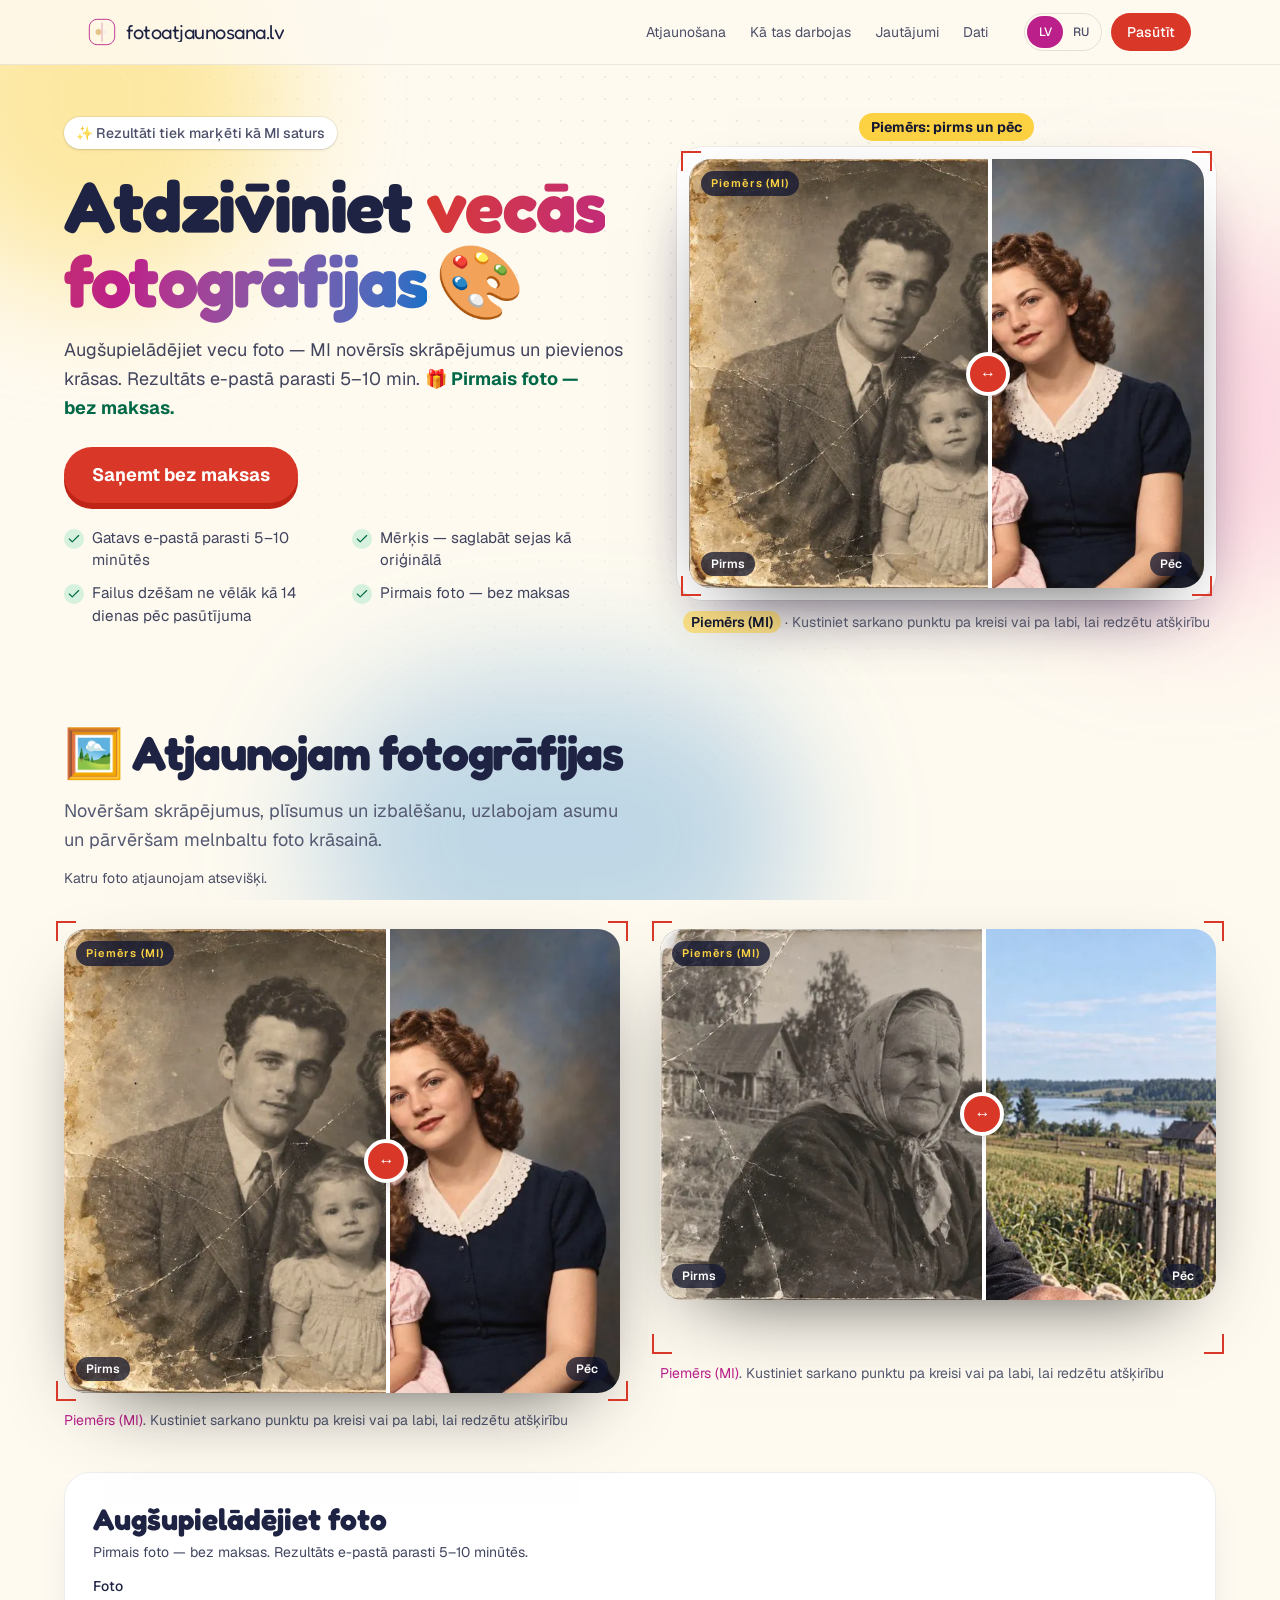
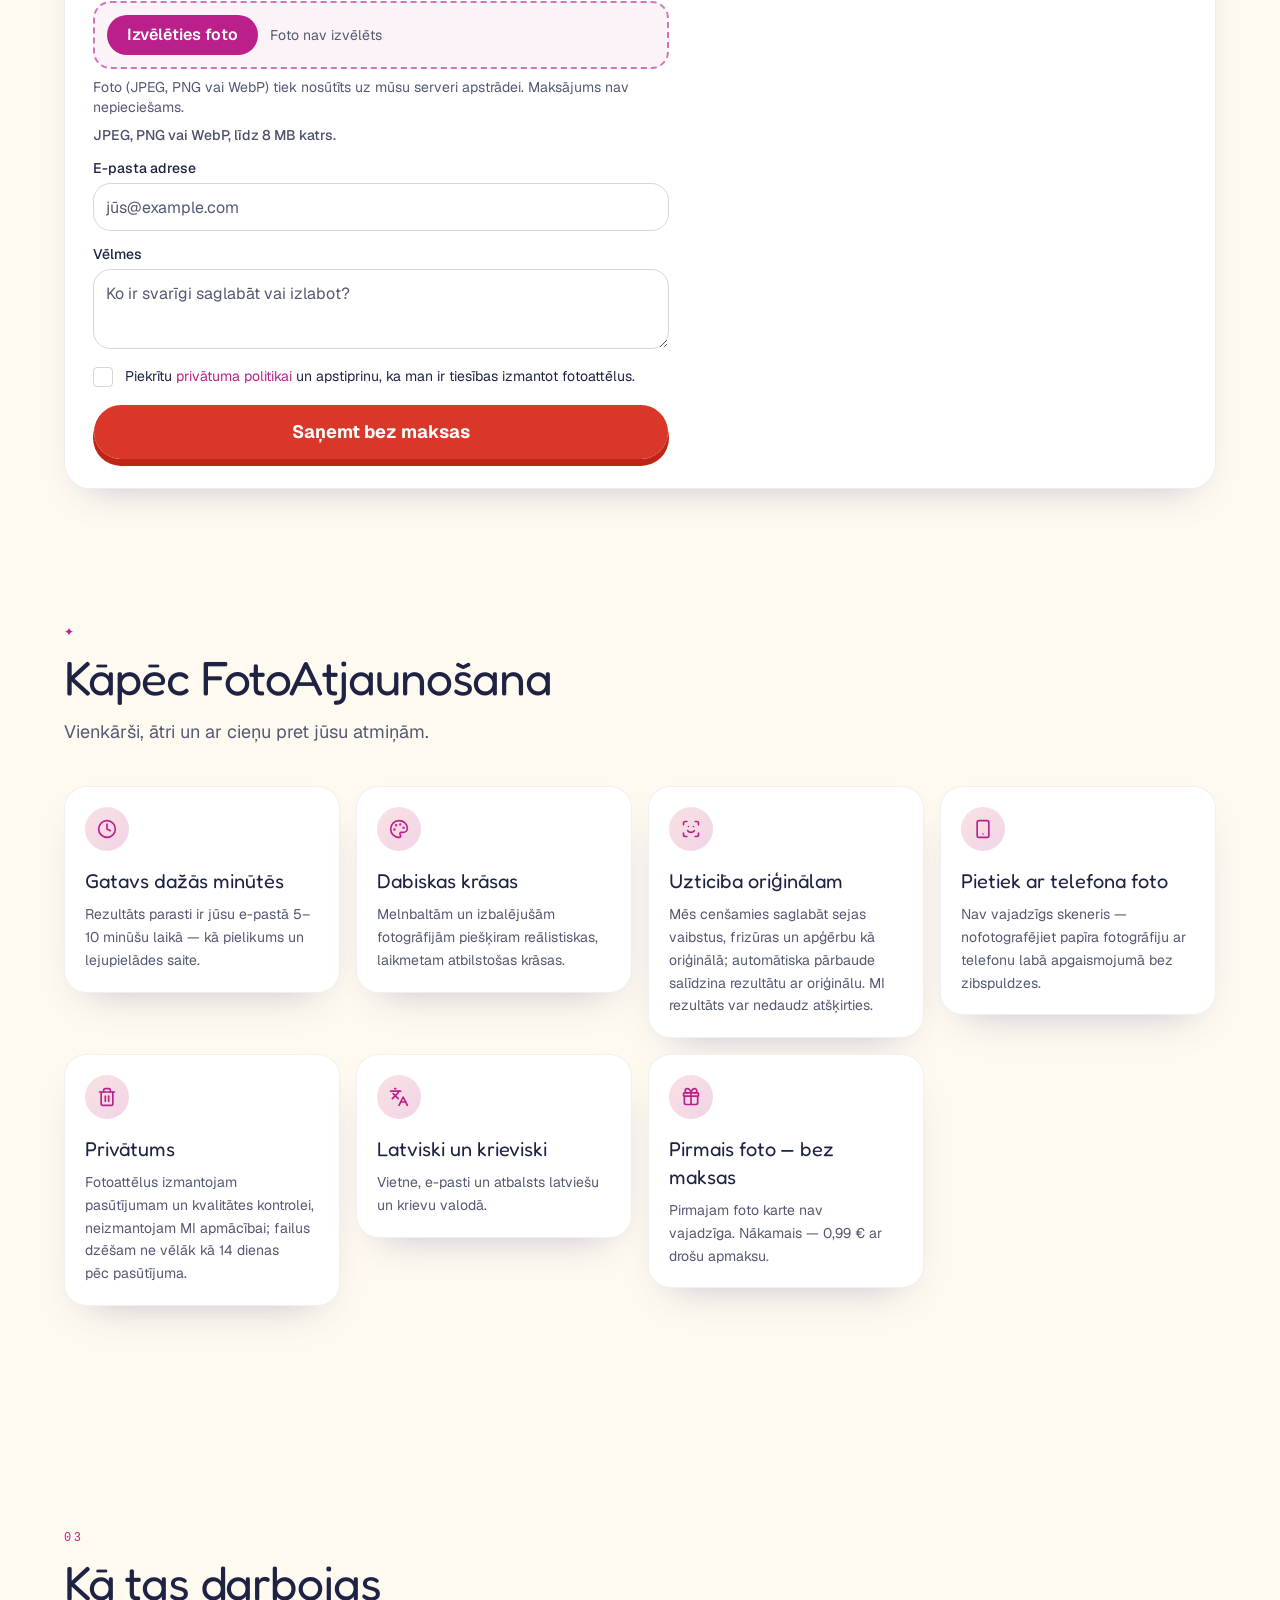
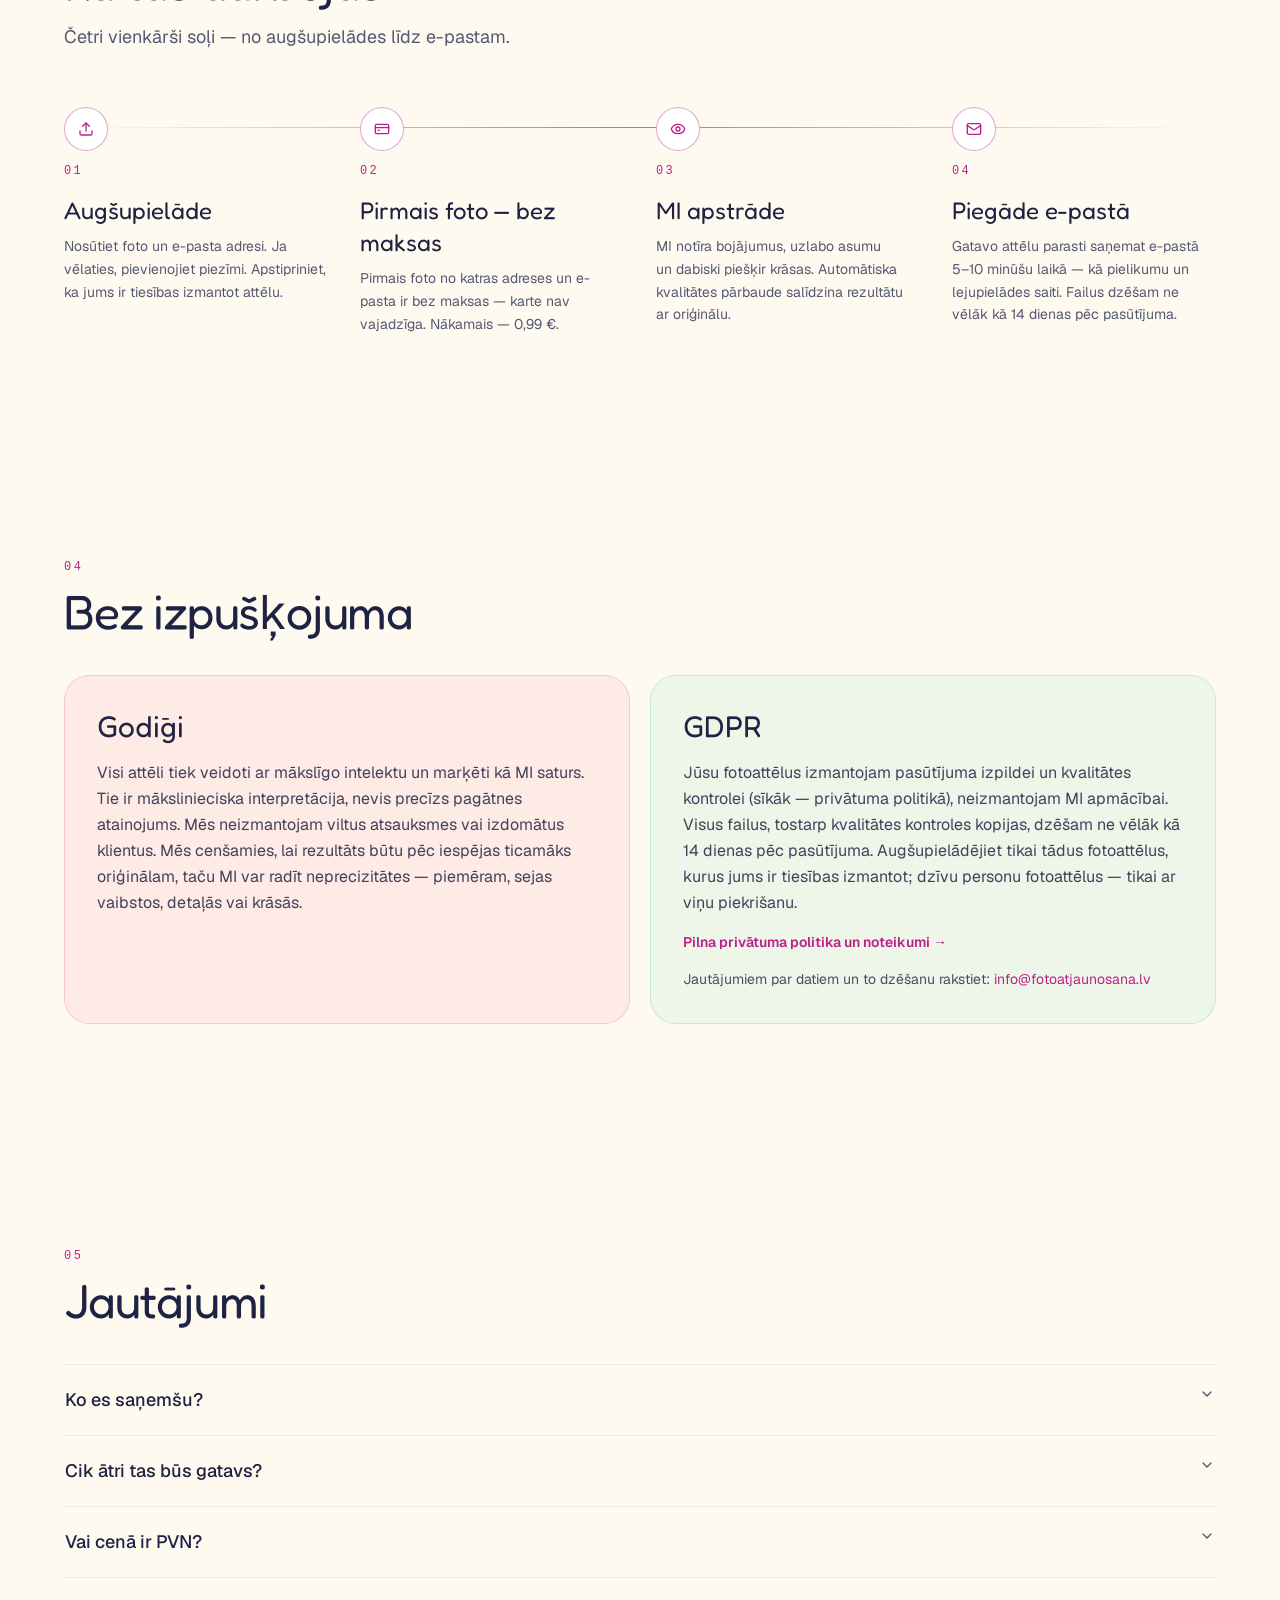
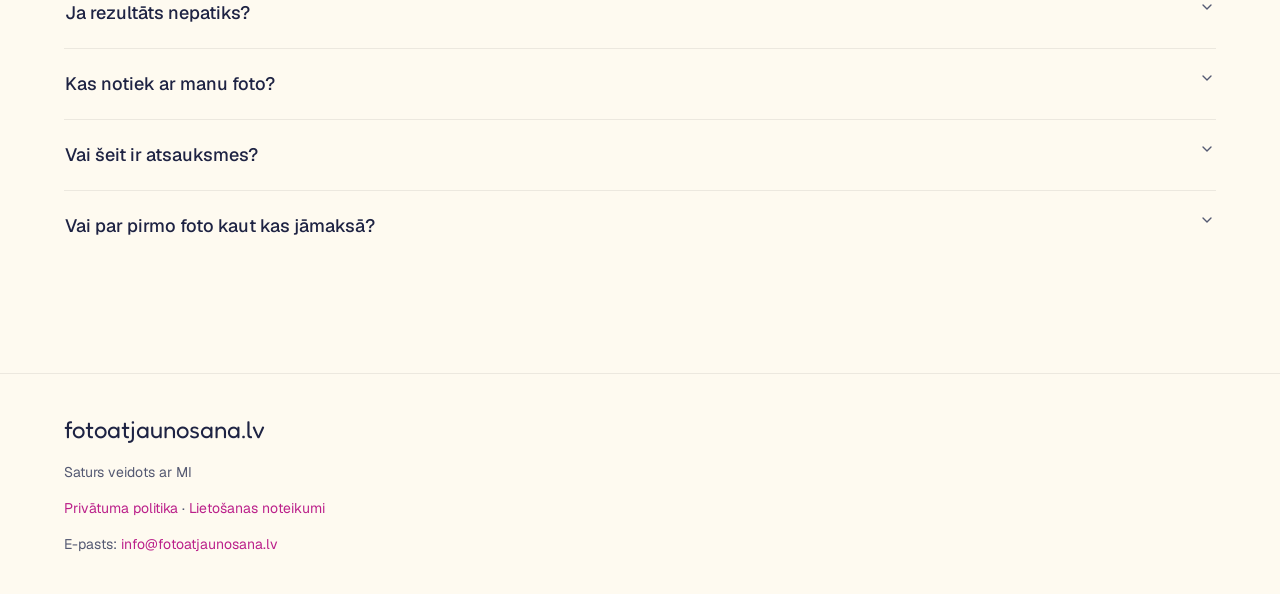
<file: index.html>
<!doctype html>
<html lang="lv">
  <head>
    <meta charset="UTF-8" />
    <link rel="icon" type="image/svg+xml" href="./favicon.svg" />
    <meta name="viewport" content="width=device-width, initial-scale=1.0" />
    <meta name="theme-color" content="#fdf8ef" />
    <meta http-equiv="Content-Security-Policy" content="default-src 'self'; script-src 'self'; style-src 'self' 'unsafe-inline'; img-src 'self' data: blob:; font-src 'self'; connect-src 'self' https://dzivabilde-orders.sergejs-darbs-f8d.workers.dev; form-action 'self'; base-uri 'self'; object-src 'none'" />
    <meta name="referrer" content="strict-origin-when-cross-origin" />
    <meta property="og:title" content="FotoAtjaunošana — vecu fotogrāfiju atjaunošana ar MI" />
    <meta property="og:description" content="Pirmais foto — bez maksas. Atjaunojam un iekrāsojam vecās fotogrāfijas ar MI." />
    <meta property="og:type" content="website" />
    <meta property="og:url" content="https://fotoatjaunosana.lv/" />
    <meta property="og:image" content="https://fotoatjaunosana.lv/examples/restore1-after.webp" />
    <link rel="canonical" href="https://fotoatjaunosana.lv/" />
    <meta
      name="description"
      content="Vecu fotoattēlu atjaunošana un krāsošana ar mākslīgo intelektu. Pirmais foto — bez maksas. Rezultāts e-pastā parasti 5–10 minūtēs, failus dzēšam ne vēlāk kā 14 dienas pēc pasūtījuma."
    />
    <title>Vecu fotogrāfiju atjaunošana ar MI | FotoAtjaunošana</title>
    <link rel="alternate" hreflang="lv" href="https://fotoatjaunosana.lv/?lang=lv" />
    <link rel="alternate" hreflang="ru" href="https://fotoatjaunosana.lv/?lang=ru" />
    <link rel="alternate" hreflang="x-default" href="https://fotoatjaunosana.lv/" />
    <script src="./lang.js"></script>
    <script type="module" crossorigin src="./assets/index-CcyX93B0.js"></script>
    <link rel="stylesheet" crossorigin href="./assets/index-y2Ff--y6.css">
  </head>
  <body>
    <noscript>
      <p style="margin: 0; padding: 16px; font-family: sans-serif; background: #fdf8ef; color: #2b2550">
        FotoAtjaunošana — šai lapai vajag JavaScript. / Для этой страницы нужен JavaScript.
      </p>
    </noscript>
    <div id="root"></div>
  </body>
</html>
</file>
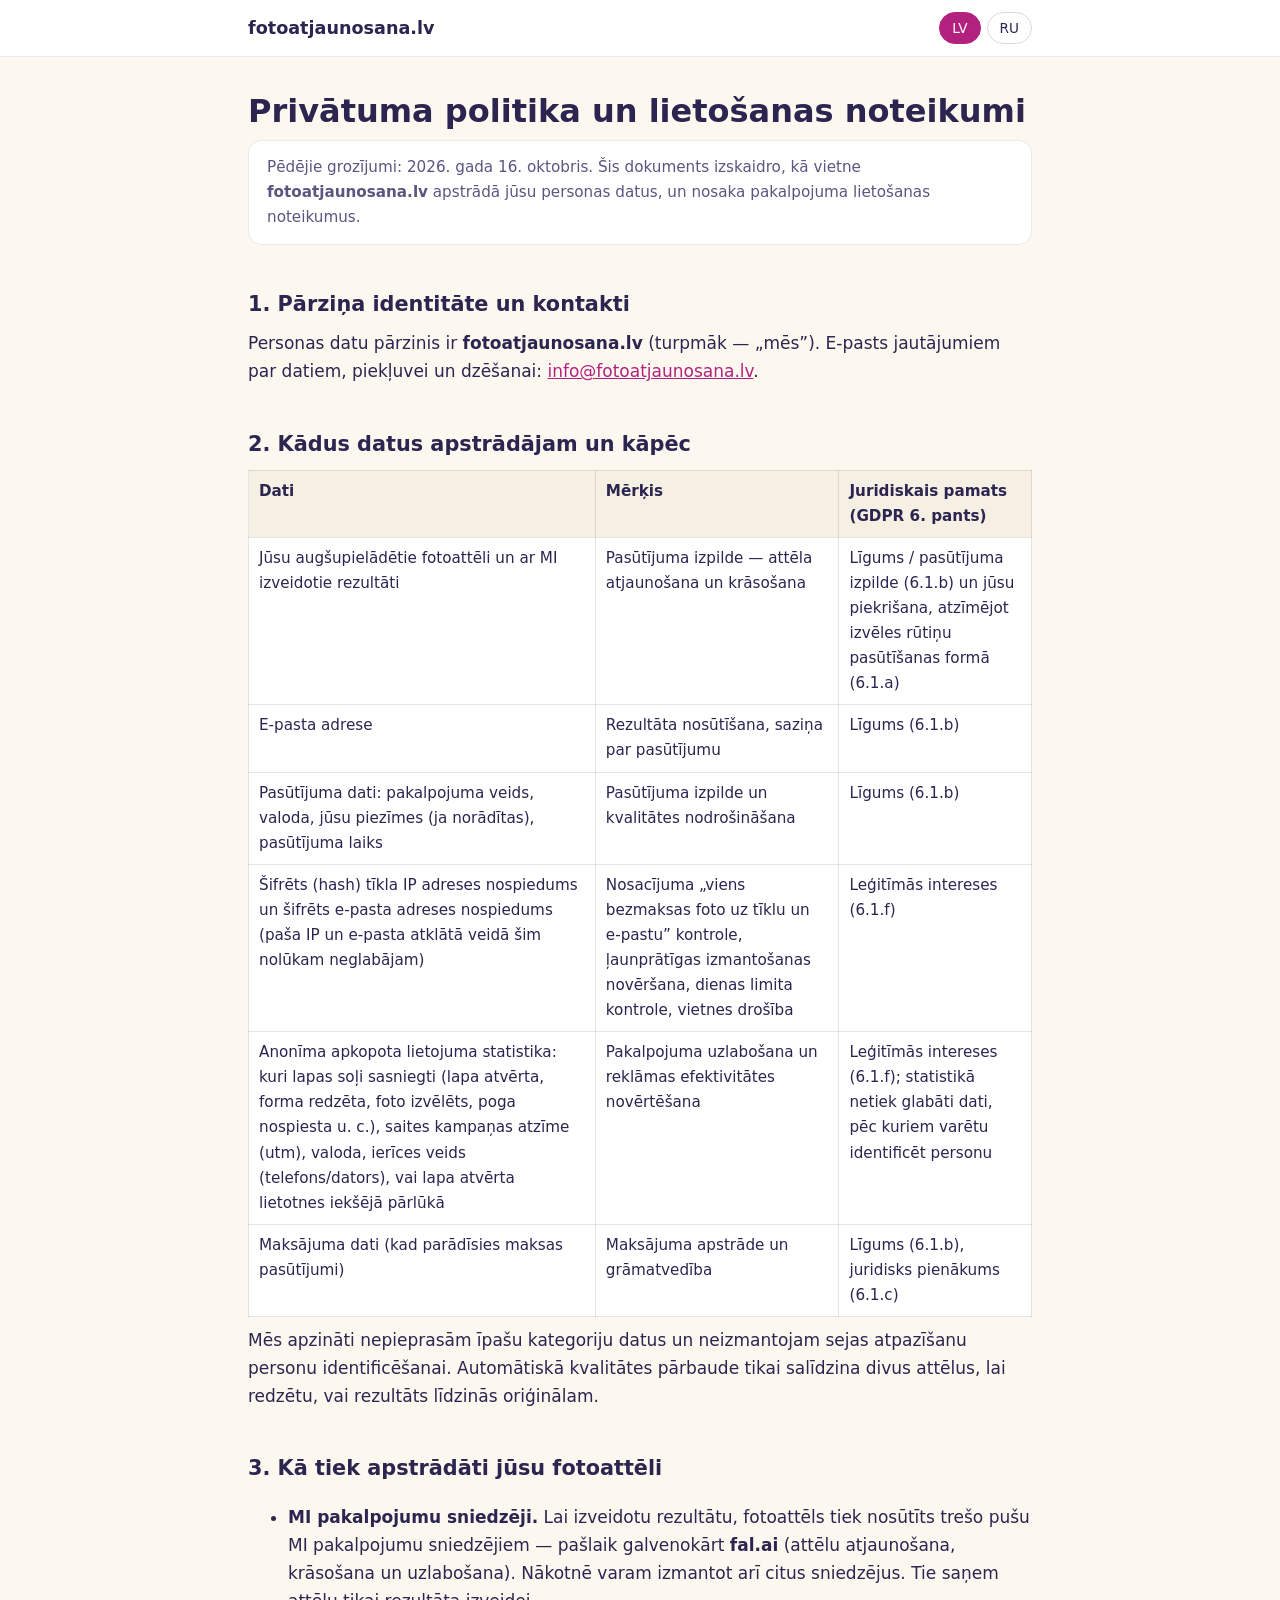
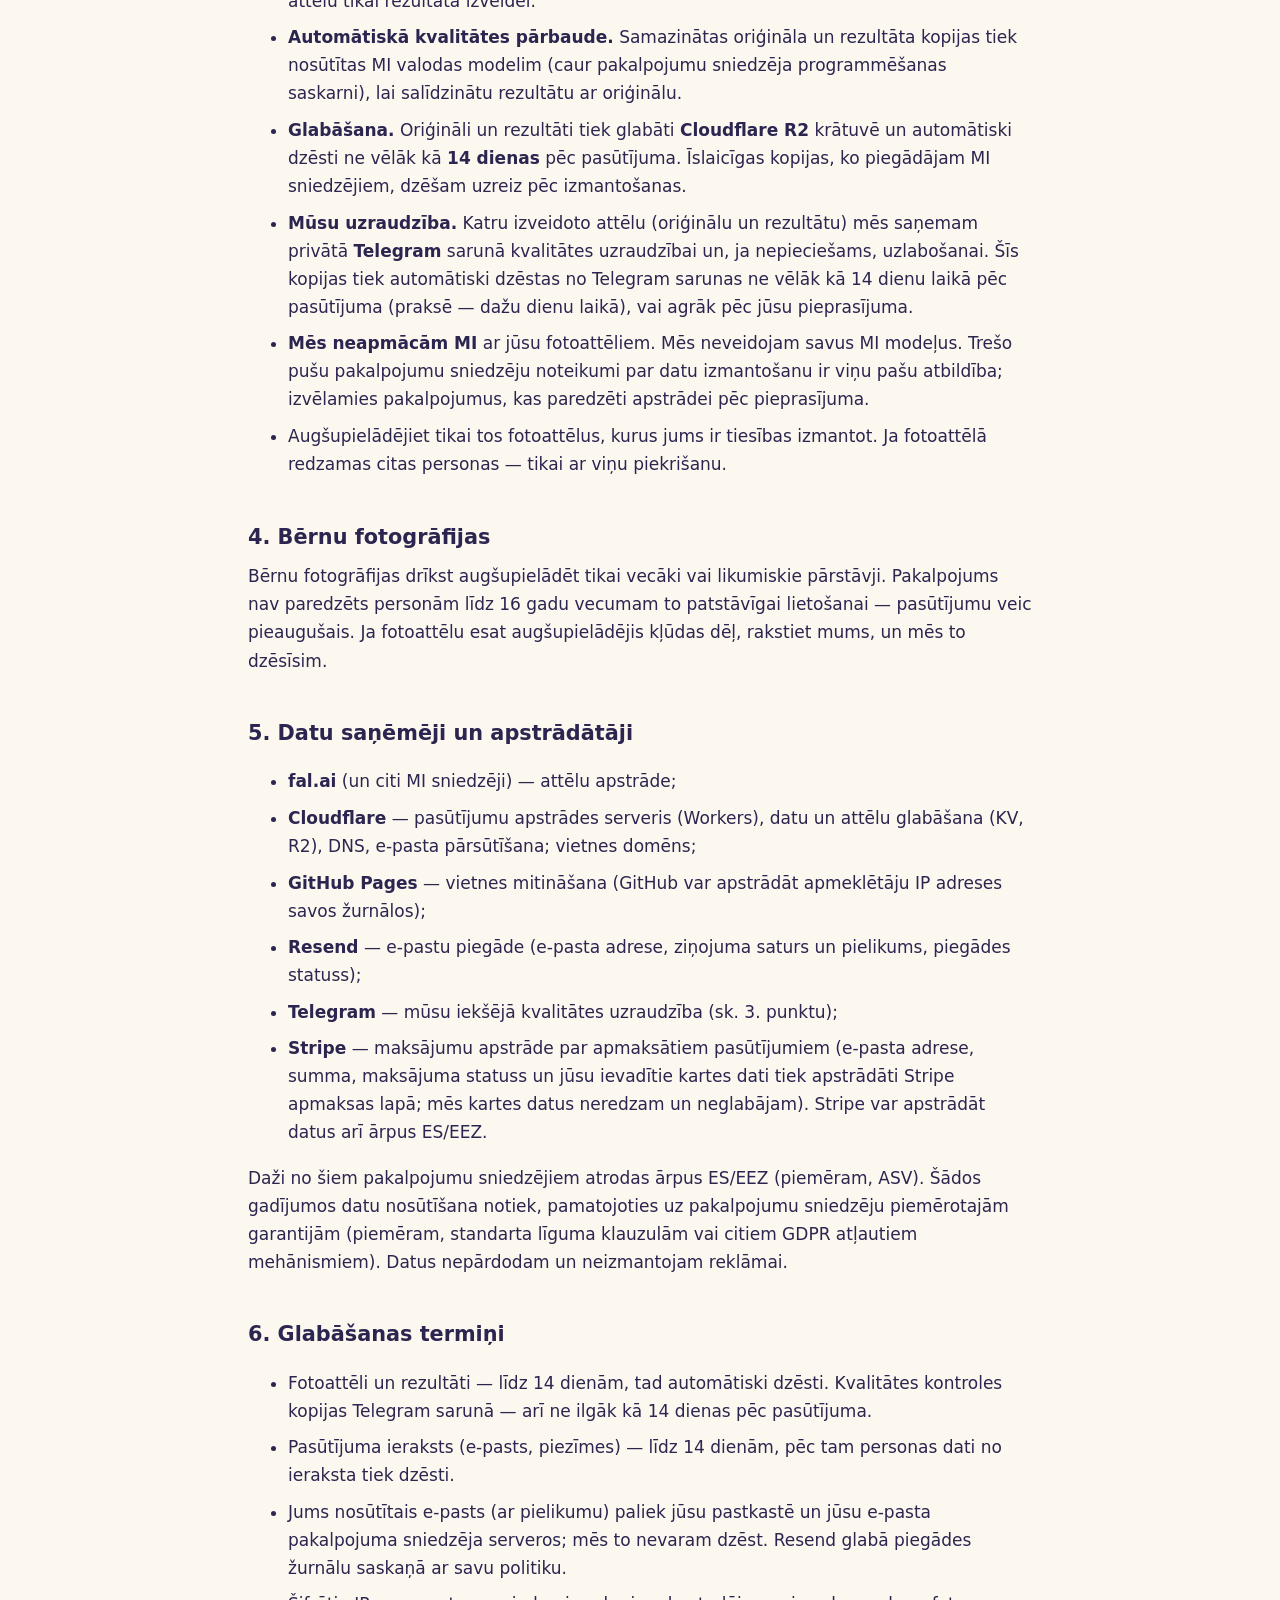
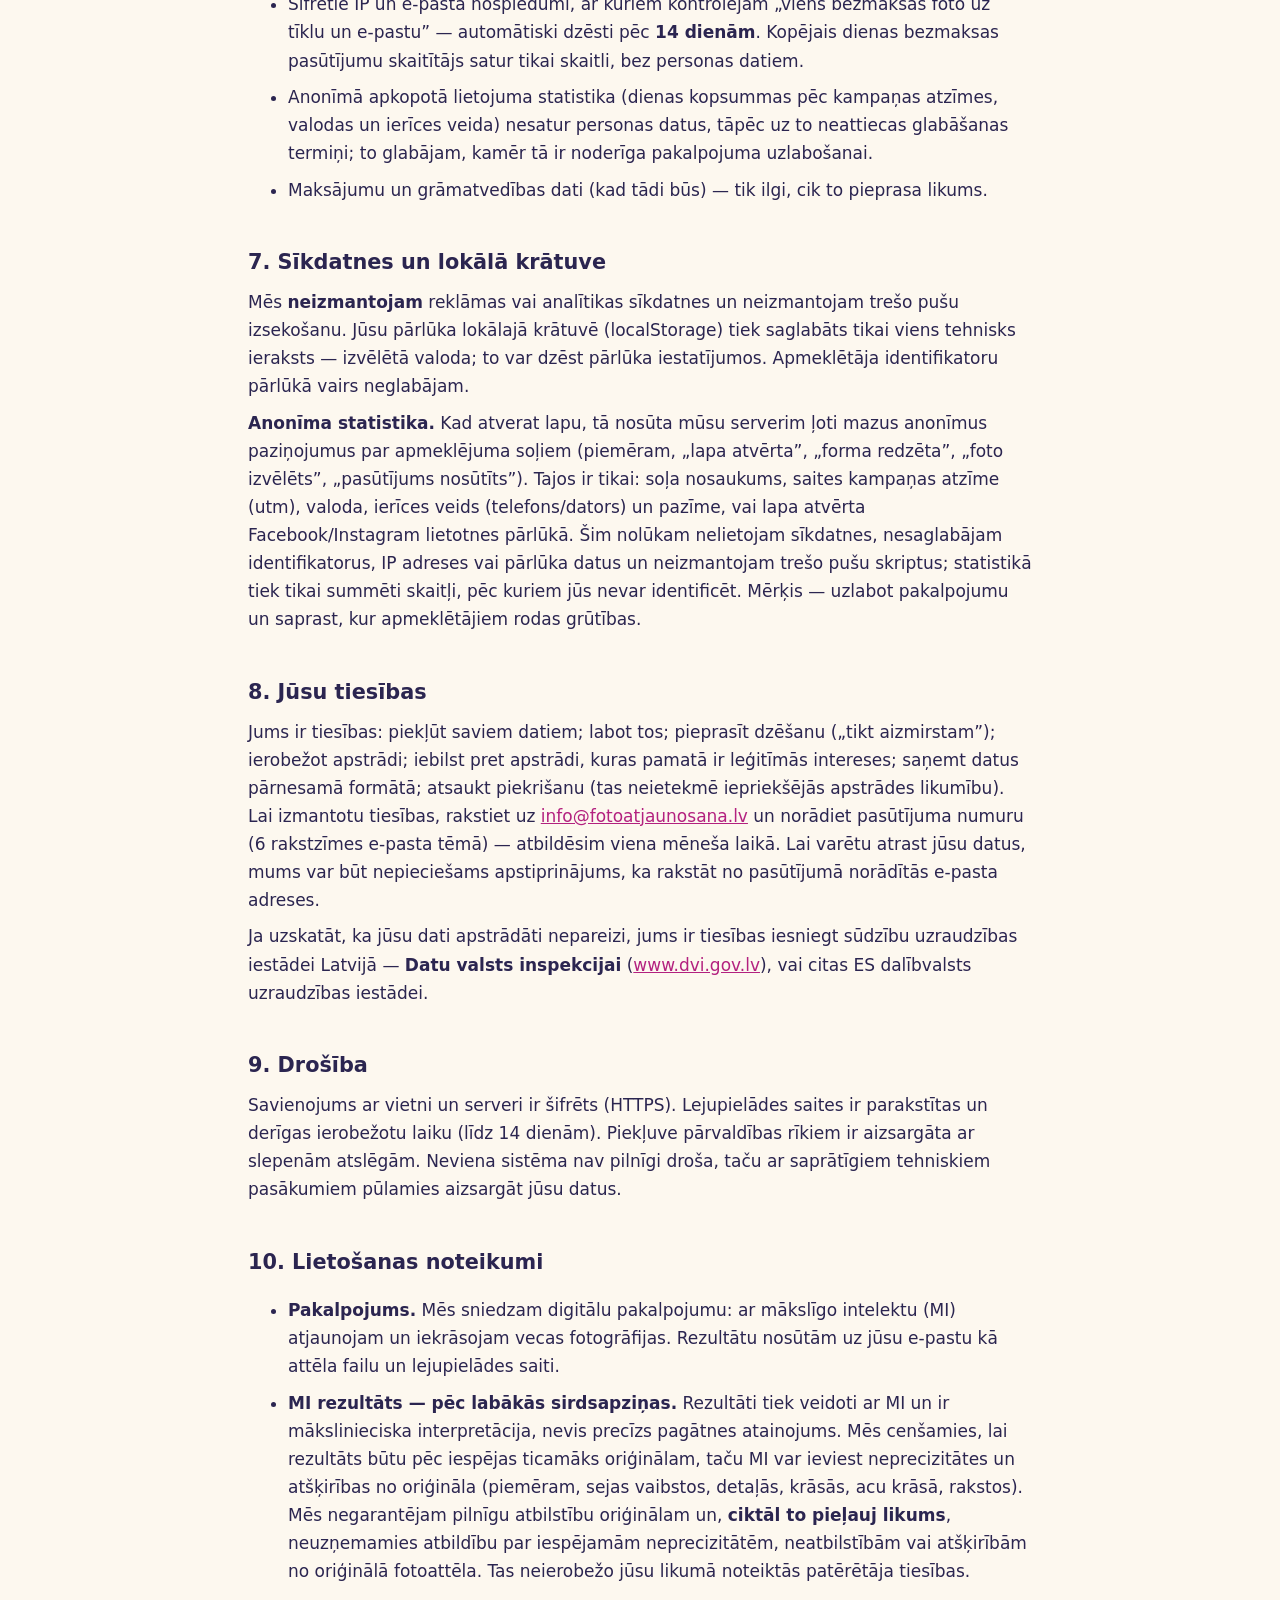
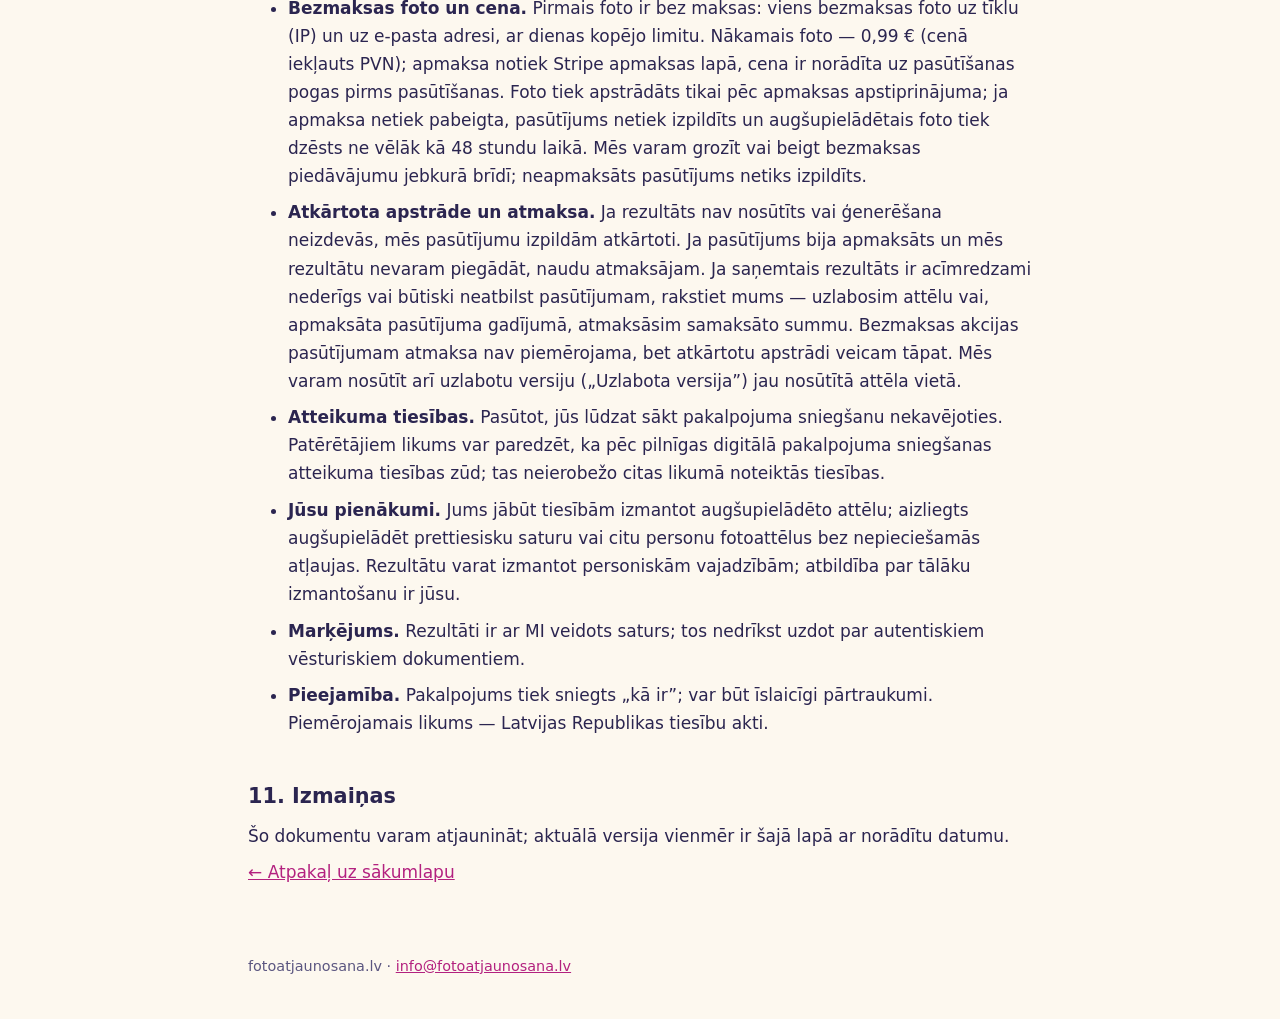
<file: privatums.html>
<!doctype html>
<html lang="lv">
<head>
<meta charset="UTF-8">
<meta name="viewport" content="width=device-width, initial-scale=1">
<title>Privātuma politika un noteikumi | fotoatjaunosana.lv</title>
<meta name="description" content="fotoatjaunosana.lv privātuma politika (GDPR) un lietošanas noteikumi. / Политика конфиденциальности (GDPR) и условия использования.">
<meta http-equiv="Content-Security-Policy" content="default-src 'self'; script-src 'self'; style-src 'self'; img-src 'self' data:; base-uri 'self'; form-action 'none'; object-src 'none'">
<link rel="icon" type="image/svg+xml" href="./favicon.svg">
<link rel="canonical" href="https://fotoatjaunosana.lv/privatums.html">
<link rel="stylesheet" href="./legal.css">
<script src="./legal.js"></script>
</head>
<body>
<header><div class="bar">
<a class="brand" href="./">fotoatjaunosana.lv</a><span class="sp"></span>
<nav class="lang" aria-label="Valoda / Язык"><a href="#lv" data-l="lv">LV</a><a href="#ru" data-l="ru">RU</a></nav>
</div></header>
<main>

<!-- ================= LATVIEŠU ================= -->
<div lang="lv">
<h1>Privātuma politika un lietošanas noteikumi</h1>
<p class="note">Pēdējie grozījumi: 2026. gada 16. oktobris. Šis dokuments izskaidro, kā vietne <b>fotoatjaunosana.lv</b> apstrādā jūsu personas datus, un nosaka pakalpojuma lietošanas noteikumus.</p>

<h2>1. Pārziņa identitāte un kontakti</h2>
<p>Personas datu pārzinis ir <b>fotoatjaunosana.lv</b> (turpmāk — „mēs”). E-pasts jautājumiem par datiem, piekļuvei un dzēšanai: <a href="mailto:info@fotoatjaunosana.lv">info@fotoatjaunosana.lv</a>.</p>

<h2>2. Kādus datus apstrādājam un kāpēc</h2>
<div class="tw"><table>
<tr><th>Dati</th><th>Mērķis</th><th>Juridiskais pamats (GDPR 6. pants)</th></tr>
<tr><td>Jūsu augšupielādētie fotoattēli un ar MI izveidotie rezultāti</td><td>Pasūtījuma izpilde — attēla atjaunošana un krāsošana</td><td>Līgums / pasūtījuma izpilde (6.1.b) un jūsu piekrišana, atzīmējot izvēles rūtiņu pasūtīšanas formā (6.1.a)</td></tr>
<tr><td>E-pasta adrese</td><td>Rezultāta nosūtīšana, saziņa par pasūtījumu</td><td>Līgums (6.1.b)</td></tr>
<tr><td>Pasūtījuma dati: pakalpojuma veids, valoda, jūsu piezīmes (ja norādītas), pasūtījuma laiks</td><td>Pasūtījuma izpilde un kvalitātes nodrošināšana</td><td>Līgums (6.1.b)</td></tr>
<tr><td>Šifrēts (hash) tīkla IP adreses nospiedums un šifrēts e-pasta adreses nospiedums (paša IP un e-pasta atklātā veidā šim nolūkam neglabājam)</td><td>Nosacījuma „viens bezmaksas foto uz tīklu un e-pastu” kontrole, ļaunprātīgas izmantošanas novēršana, dienas limita kontrole, vietnes drošība</td><td>Leģitīmās intereses (6.1.f)</td></tr>
<tr><td>Anonīma apkopota lietojuma statistika: kuri lapas soļi sasniegti (lapa atvērta, forma redzēta, foto izvēlēts, poga nospiesta u. c.), saites kampaņas atzīme (utm), valoda, ierīces veids (telefons/dators), vai lapa atvērta lietotnes iekšējā pārlūkā</td><td>Pakalpojuma uzlabošana un reklāmas efektivitātes novērtēšana</td><td>Leģitīmās intereses (6.1.f); statistikā netiek glabāti dati, pēc kuriem varētu identificēt personu</td></tr>
<tr><td>Maksājuma dati (kad parādīsies maksas pasūtījumi)</td><td>Maksājuma apstrāde un grāmatvedība</td><td>Līgums (6.1.b), juridisks pienākums (6.1.c)</td></tr>
</table></div>
<p>Mēs apzināti nepieprasām īpašu kategoriju datus un neizmantojam sejas atpazīšanu personu identificēšanai. Automātiskā kvalitātes pārbaude tikai salīdzina divus attēlus, lai redzētu, vai rezultāts līdzinās oriģinālam.</p>

<h2>3. Kā tiek apstrādāti jūsu fotoattēli</h2>
<ul>
<li><b>MI pakalpojumu sniedzēji.</b> Lai izveidotu rezultātu, fotoattēls tiek nosūtīts trešo pušu MI pakalpojumu sniedzējiem — pašlaik galvenokārt <b>fal.ai</b> (attēlu atjaunošana, krāsošana un uzlabošana). Nākotnē varam izmantot arī citus sniedzējus. Tie saņem attēlu tikai rezultāta izveidei.</li>
<li><b>Automātiskā kvalitātes pārbaude.</b> Samazinātas oriģināla un rezultāta kopijas tiek nosūtītas MI valodas modelim (caur pakalpojumu sniedzēja programmēšanas saskarni), lai salīdzinātu rezultātu ar oriģinālu.</li>
<li><b>Glabāšana.</b> Oriģināli un rezultāti tiek glabāti <b>Cloudflare R2</b> krātuvē un automātiski dzēsti ne vēlāk kā <b>14 dienas</b> pēc pasūtījuma. Īslaicīgas kopijas, ko piegādājam MI sniedzējiem, dzēšam uzreiz pēc izmantošanas.</li>
<li><b>Mūsu uzraudzība.</b> Katru izveidoto attēlu (oriģinālu un rezultātu) mēs saņemam privātā <b>Telegram</b> sarunā kvalitātes uzraudzībai un, ja nepieciešams, uzlabošanai. Šīs kopijas tiek automātiski dzēstas no Telegram sarunas ne vēlāk kā 14 dienu laikā pēc pasūtījuma (praksē — dažu dienu laikā), vai agrāk pēc jūsu pieprasījuma.</li>
<li><b>Mēs neapmācām MI</b> ar jūsu fotoattēliem. Mēs neveidojam savus MI modeļus. Trešo pušu pakalpojumu sniedzēju noteikumi par datu izmantošanu ir viņu pašu atbildība; izvēlamies pakalpojumus, kas paredzēti apstrādei pēc pieprasījuma.</li>
<li>Augšupielādējiet tikai tos fotoattēlus, kurus jums ir tiesības izmantot. Ja fotoattēlā redzamas citas personas — tikai ar viņu piekrišanu.</li>
</ul>

<h2>4. Bērnu fotogrāfijas</h2>
<p>Bērnu fotogrāfijas drīkst augšupielādēt tikai vecāki vai likumiskie pārstāvji. Pakalpojums nav paredzēts personām līdz 16 gadu vecumam to patstāvīgai lietošanai — pasūtījumu veic pieaugušais. Ja fotoattēlu esat augšupielādējis kļūdas dēļ, rakstiet mums, un mēs to dzēsīsim.</p>

<h2>5. Datu saņēmēji un apstrādātāji</h2>
<ul>
<li><b>fal.ai</b> (un citi MI sniedzēji) — attēlu apstrāde;</li>
<li><b>Cloudflare</b> — pasūtījumu apstrādes serveris (Workers), datu un attēlu glabāšana (KV, R2), DNS, e-pasta pārsūtīšana; vietnes domēns;</li>
<li><b>GitHub Pages</b> — vietnes mitināšana (GitHub var apstrādāt apmeklētāju IP adreses savos žurnālos);</li>
<li><b>Resend</b> — e-pastu piegāde (e-pasta adrese, ziņojuma saturs un pielikums, piegādes statuss);</li>
<li><b>Telegram</b> — mūsu iekšējā kvalitātes uzraudzība (sk. 3. punktu);</li>
<li><b>Stripe</b> — maksājumu apstrāde par apmaksātiem pasūtījumiem (e-pasta adrese, summa, maksājuma statuss un jūsu ievadītie kartes dati tiek apstrādāti Stripe apmaksas lapā; mēs kartes datus neredzam un neglabājam). Stripe var apstrādāt datus arī ārpus ES/EEZ.</li>
</ul>
<p>Daži no šiem pakalpojumu sniedzējiem atrodas ārpus ES/EEZ (piemēram, ASV). Šādos gadījumos datu nosūtīšana notiek, pamatojoties uz pakalpojumu sniedzēju piemērotajām garantijām (piemēram, standarta līguma klauzulām vai citiem GDPR atļautiem mehānismiem). Datus nepārdodam un neizmantojam reklāmai.</p>

<h2>6. Glabāšanas termiņi</h2>
<ul>
<li>Fotoattēli un rezultāti — līdz 14 dienām, tad automātiski dzēsti. Kvalitātes kontroles kopijas Telegram sarunā — arī ne ilgāk kā 14 dienas pēc pasūtījuma.</li>
<li>Pasūtījuma ieraksts (e-pasts, piezīmes) — līdz 14 dienām, pēc tam personas dati no ieraksta tiek dzēsti.</li>
<li>Jums nosūtītais e-pasts (ar pielikumu) paliek jūsu pastkastē un jūsu e-pasta pakalpojuma sniedzēja serveros; mēs to nevaram dzēst. Resend glabā piegādes žurnālu saskaņā ar savu politiku.</li>
<li>Šifrētie IP un e-pasta nospiedumi, ar kuriem kontrolējam „viens bezmaksas foto uz tīklu un e-pastu” — automātiski dzēsti pēc <b>14 dienām</b>. Kopējais dienas bezmaksas pasūtījumu skaitītājs satur tikai skaitli, bez personas datiem.</li>
<li>Anonīmā apkopotā lietojuma statistika (dienas kopsummas pēc kampaņas atzīmes, valodas un ierīces veida) nesatur personas datus, tāpēc uz to neattiecas glabāšanas termiņi; to glabājam, kamēr tā ir noderīga pakalpojuma uzlabošanai.</li>
<li>Maksājumu un grāmatvedības dati (kad tādi būs) — tik ilgi, cik to pieprasa likums.</li>
</ul>

<h2>7. Sīkdatnes un lokālā krātuve</h2>
<p>Mēs <b>neizmantojam</b> reklāmas vai analītikas sīkdatnes un neizmantojam trešo pušu izsekošanu. Jūsu pārlūka lokālajā krātuvē (localStorage) tiek saglabāts tikai viens tehnisks ieraksts — izvēlētā valoda; to var dzēst pārlūka iestatījumos. Apmeklētāja identifikatoru pārlūkā vairs neglabājam.</p>
<p><b>Anonīma statistika.</b> Kad atverat lapu, tā nosūta mūsu serverim ļoti mazus anonīmus paziņojumus par apmeklējuma soļiem (piemēram, „lapa atvērta”, „forma redzēta”, „foto izvēlēts”, „pasūtījums nosūtīts”). Tajos ir tikai: soļa nosaukums, saites kampaņas atzīme (utm), valoda, ierīces veids (telefons/dators) un pazīme, vai lapa atvērta Facebook/Instagram lietotnes pārlūkā. Šim nolūkam nelietojam sīkdatnes, nesaglabājam identifikatorus, IP adreses vai pārlūka datus un neizmantojam trešo pušu skriptus; statistikā tiek tikai summēti skaitļi, pēc kuriem jūs nevar identificēt. Mērķis — uzlabot pakalpojumu un saprast, kur apmeklētājiem rodas grūtības.</p>

<h2>8. Jūsu tiesības</h2>
<p>Jums ir tiesības: piekļūt saviem datiem; labot tos; pieprasīt dzēšanu („tikt aizmirstam”); ierobežot apstrādi; iebilst pret apstrādi, kuras pamatā ir leģitīmās intereses; saņemt datus pārnesamā formātā; atsaukt piekrišanu (tas neietekmē iepriekšējās apstrādes likumību). Lai izmantotu tiesības, rakstiet uz <a href="mailto:info@fotoatjaunosana.lv">info@fotoatjaunosana.lv</a> un norādiet pasūtījuma numuru (6 rakstzīmes e-pasta tēmā) — atbildēsim viena mēneša laikā. Lai varētu atrast jūsu datus, mums var būt nepieciešams apstiprinājums, ka rakstāt no pasūtījumā norādītās e-pasta adreses.</p>
<p>Ja uzskatāt, ka jūsu dati apstrādāti nepareizi, jums ir tiesības iesniegt sūdzību uzraudzības iestādei Latvijā — <b>Datu valsts inspekcijai</b> (<a href="https://www.dvi.gov.lv" rel="noopener">www.dvi.gov.lv</a>), vai citas ES dalībvalsts uzraudzības iestādei.</p>

<h2>9. Drošība</h2>
<p>Savienojums ar vietni un serveri ir šifrēts (HTTPS). Lejupielādes saites ir parakstītas un derīgas ierobežotu laiku (līdz 14 dienām). Piekļuve pārvaldības rīkiem ir aizsargāta ar slepenām atslēgām. Neviena sistēma nav pilnīgi droša, taču ar saprātīgiem tehniskiem pasākumiem pūlamies aizsargāt jūsu datus.</p>

<h2 id="noteikumi-lv">10. Lietošanas noteikumi</h2>
<ul>
<li><b>Pakalpojums.</b> Mēs sniedzam digitālu pakalpojumu: ar mākslīgo intelektu (MI) atjaunojam un iekrāsojam vecas fotogrāfijas. Rezultātu nosūtām uz jūsu e-pastu kā attēla failu un lejupielādes saiti.</li>
<li><b>MI rezultāts — pēc labākās sirdsapziņas.</b> Rezultāti tiek veidoti ar MI un ir mākslinieciska interpretācija, nevis precīzs pagātnes atainojums. Mēs cenšamies, lai rezultāts būtu pēc iespējas ticamāks oriģinālam, taču MI var ieviest neprecizitātes un atšķirības no oriģināla (piemēram, sejas vaibstos, detaļās, krāsās, acu krāsā, rakstos). Mēs negarantējam pilnīgu atbilstību oriģinālam un, <b>ciktāl to pieļauj likums</b>, neuzņemamies atbildību par iespējamām neprecizitātēm, neatbilstībām vai atšķirībām no oriģinālā fotoattēla. Tas neierobežo jūsu likumā noteiktās patērētāja tiesības.</li>
<li><b>Bezmaksas foto un cena.</b> Pirmais foto ir bez maksas: viens bezmaksas foto uz tīklu (IP) un uz e-pasta adresi, ar dienas kopējo limitu. Nākamais foto — 0,99 € (cenā iekļauts PVN); apmaksa notiek Stripe apmaksas lapā, cena ir norādīta uz pasūtīšanas pogas pirms pasūtīšanas. Foto tiek apstrādāts tikai pēc apmaksas apstiprinājuma; ja apmaksa netiek pabeigta, pasūtījums netiek izpildīts un augšupielādētais foto tiek dzēsts ne vēlāk kā 48 stundu laikā. Mēs varam grozīt vai beigt bezmaksas piedāvājumu jebkurā brīdī; neapmaksāts pasūtījums netiks izpildīts.</li>
<li><b>Atkārtota apstrāde un atmaksa.</b> Ja rezultāts nav nosūtīts vai ģenerēšana neizdevās, mēs pasūtījumu izpildām atkārtoti. Ja pasūtījums bija apmaksāts un mēs rezultātu nevaram piegādāt, naudu atmaksājam. Ja saņemtais rezultāts ir acīmredzami nederīgs vai būtiski neatbilst pasūtījumam, rakstiet mums — uzlabosim attēlu vai, apmaksāta pasūtījuma gadījumā, atmaksāsim samaksāto summu. Bezmaksas akcijas pasūtījumam atmaksa nav piemērojama, bet atkārtotu apstrādi veicam tāpat. Mēs varam nosūtīt arī uzlabotu versiju („Uzlabota versija”) jau nosūtītā attēla vietā.</li>
<li><b>Atteikuma tiesības.</b> Pasūtot, jūs lūdzat sākt pakalpojuma sniegšanu nekavējoties. Patērētājiem likums var paredzēt, ka pēc pilnīgas digitālā pakalpojuma sniegšanas atteikuma tiesības zūd; tas neierobežo citas likumā noteiktās tiesības.</li>
<li><b>Jūsu pienākumi.</b> Jums jābūt tiesībām izmantot augšupielādēto attēlu; aizliegts augšupielādēt prettiesisku saturu vai citu personu fotoattēlus bez nepieciešamās atļaujas. Rezultātu varat izmantot personiskām vajadzībām; atbildība par tālāku izmantošanu ir jūsu.</li>
<li><b>Marķējums.</b> Rezultāti ir ar MI veidots saturs; tos nedrīkst uzdot par autentiskiem vēsturiskiem dokumentiem.</li>
<li><b>Pieejamība.</b> Pakalpojums tiek sniegts „kā ir”; var būt īslaicīgi pārtraukumi. Piemērojamais likums — Latvijas Republikas tiesību akti.</li>
</ul>
<h2>11. Izmaiņas</h2>
<p>Šo dokumentu varam atjaunināt; aktuālā versija vienmēr ir šajā lapā ar norādītu datumu.</p>
<p><a href="./">← Atpakaļ uz sākumlapu</a></p>
</div>

<!-- ================= РУССКИЙ ================= -->
<div lang="ru">
<h1>Политика конфиденциальности и условия использования</h1>
<p class="note">Дата последнего изменения: 16 октября 2026 г. Документ объясняет, как сайт <b>fotoatjaunosana.lv</b> обрабатывает ваши персональные данные, и устанавливает условия использования сервиса.</p>

<h2>1. Оператор данных и контакты</h2>
<p>Оператором (контролёром) персональных данных является <b>fotoatjaunosana.lv</b> (далее — «мы»). Почта по вопросам данных, доступа и удаления: <a href="mailto:info@fotoatjaunosana.lv">info@fotoatjaunosana.lv</a>.</p>

<h2>2. Какие данные мы обрабатываем и зачем</h2>
<div class="tw"><table>
<tr><th>Данные</th><th>Цель</th><th>Правовое основание (ст. 6 GDPR)</th></tr>
<tr><td>Загруженные вами фото и созданные ИИ результаты</td><td>Выполнение заказа — восстановление и раскрашивание фото</td><td>Договор / выполнение заказа (6.1.b) и ваше согласие — отметка в форме заказа (6.1.a)</td></tr>
<tr><td>Адрес электронной почты</td><td>Отправка результата, связь по заказу</td><td>Договор (6.1.b)</td></tr>
<tr><td>Данные заказа: вид услуги, язык, ваши пожелания (если указаны), время заказа</td><td>Выполнение заказа и обеспечение качества</td><td>Договор (6.1.b)</td></tr>
<tr><td>Зашифрованный (хеш) отпечаток IP-адреса сети и зашифрованный отпечаток e-mail (сами IP и e-mail в открытом виде для этой цели не храним)</td><td>Контроль условия «одно бесплатное фото на сеть и e-mail», предотвращение злоупотреблений, контроль дневного лимита, безопасность сайта</td><td>Законный интерес (6.1.f)</td></tr>
<tr><td>Анонимная суммарная статистика использования: какие шаги страницы пройдены (страница открыта, форма увидена, фото выбрано, кнопка нажата и т. п.), метка кампании из ссылки (utm), язык, тип устройства (телефон/компьютер), открыта ли страница во встроенном браузере приложения</td><td>Улучшение сервиса и оценка эффективности рекламы</td><td>Законный интерес (6.1.f); в статистике не хранятся данные, по которым можно определить человека</td></tr>
<tr><td>Платёжные данные (когда появятся платные заказы)</td><td>Обработка платежа и бухгалтерский учёт</td><td>Договор (6.1.b), юридическая обязанность (6.1.c)</td></tr>
</table></div>
<p>Мы сознательно не запрашиваем данные особых категорий и не используем распознавание лиц для идентификации людей. Автоматическая проверка качества лишь сравнивает два изображения, чтобы оценить, насколько результат похож на оригинал.</p>

<h2>3. Как обрабатываются ваши фото</h2>
<ul>
<li><b>Поставщики ИИ.</b> Чтобы создать результат, фото передаётся сторонним поставщикам ИИ-сервисов — сейчас в основном <b>fal.ai</b> (восстановление, раскрашивание, улучшение). В будущем мы можем использовать и других поставщиков. Они получают изображение только для создания результата.</li>
<li><b>Автоматическая проверка качества.</b> Уменьшенные копии оригинала и результата отправляются ИИ-модели (через программный интерфейс поставщика) для сравнения результата с оригиналом.</li>
<li><b>Хранение.</b> Оригиналы и результаты хранятся в хранилище <b>Cloudflare R2</b> и автоматически удаляются не позднее чем через <b>14 дней</b> после заказа. Временные копии, передаваемые поставщикам ИИ, удаляются сразу после использования.</li>
<li><b>Наш контроль.</b> Каждое созданное изображение (оригинал и результат) приходит нам в закрытый чат <b>Telegram</b> для контроля качества и, при необходимости, улучшения. Эти копии автоматически удаляются из чата Telegram не позднее чем через 14 дней после заказа (на практике — в течение нескольких дней) или раньше — по вашему запросу.</li>
<li><b>Мы не обучаем ИИ</b> на ваших фото и не создаём собственных ИИ-моделей. Условия использования данных сторонними поставщиками — их собственная ответственность; мы выбираем сервисы, предназначенные для обработки по запросу.</li>
<li>Загружайте только фото, на которые у вас есть права. Фото других людей — только с их согласия.</li>
</ul>

<h2>4. Фото детей</h2>
<p>Фото детей могут загружать только родители или законные представители. Сервис не предназначен для самостоятельного использования лицами младше 16 лет — заказ делает взрослый. Если вы загрузили фото по ошибке, напишите нам, и мы его удалим.</p>

<h2>5. Получатели данных и обработчики</h2>
<ul>
<li><b>fal.ai</b> (и другие поставщики ИИ) — обработка изображений;</li>
<li><b>Cloudflare</b> — сервер обработки заказов (Workers), хранение данных и изображений (KV, R2), DNS, пересылка почты; домен сайта;</li>
<li><b>GitHub Pages</b> — хостинг сайта (GitHub может обрабатывать IP-адреса посетителей в своих журналах);</li>
<li><b>Resend</b> — доставка писем (адрес почты, содержимое письма и вложение, статус доставки);</li>
<li><b>Telegram</b> — наш внутренний контроль качества (см. п. 3);</li>
<li><b>Stripe</b> — обработка платежей за платные заказы (адрес почты, сумма, статус платежа и данные вашей карты обрабатываются на платёжной странице Stripe; данные карты мы не видим и не храним). Stripe может обрабатывать данные и за пределами ЕС/ЕЭЗ.</li>
</ul>
<p>Некоторые из этих поставщиков находятся за пределами ЕС/ЕЭЗ (например, в США). В таких случаях передача данных осуществляется на основании гарантий, применяемых поставщиками (например, стандартных договорных условий или иных механизмов, разрешённых GDPR). Мы не продаём данные и не используем их для рекламы.</p>

<h2>6. Сроки хранения</h2>
<ul>
<li>Фото и результаты — до 14 дней, затем автоматически удаляются. Копии для контроля качества в чате Telegram — тоже не дольше 14 дней после заказа.</li>
<li>Запись заказа (почта, пожелания) — до 14 дней, после чего персональные данные из записи удаляются.</li>
<li>Отправленное вам письмо (с вложением) остаётся в вашем почтовом ящике и на серверах вашего почтового провайдера; мы не можем его удалить. Resend хранит журнал доставки согласно своей политике.</li>
<li>Зашифрованные отпечатки IP и e-mail, по которым контролируем «одно бесплатное фото на сеть и e-mail», автоматически удаляются через <b>14 дней</b>. Общий дневной счётчик бесплатных заказов содержит только число, без персональных данных.</li>
<li>Анонимная суммарная статистика использования (дневные итоги по метке кампании, языку и типу устройства) не содержит персональных данных, поэтому сроки хранения на неё не распространяются; храним её, пока она полезна для улучшения сервиса.</li>
<li>Платёжные и бухгалтерские данные (когда они появятся) — столько, сколько требует закон.</li>
</ul>

<h2>7. Cookies и локальное хранилище</h2>
<p>Мы <b>не используем</b> рекламные или аналитические cookies и стороннее отслеживание. В локальном хранилище браузера (localStorage) сохраняется только одна техническая запись — выбранный язык; её можно удалить в настройках браузера. Идентификатор посетителя в браузере мы больше не храним.</p>
<p><b>Анонимная статистика.</b> Когда вы открываете страницу, она отправляет на наш сервер очень маленькие анонимные уведомления о шагах визита (например, «страница открыта», «форма увидена», «фото выбрано», «заказ отправлен»). В них только: название шага, метка кампании из ссылки (utm), язык, тип устройства (телефон/компьютер) и признак того, открыта ли страница во встроенном браузере Facebook/Instagram. Для этого мы не используем cookies, не сохраняем идентификаторы, IP-адреса и данные браузера и не подключаем сторонние скрипты; в статистике суммируются только числа, по которым вас нельзя определить. Цель — улучшать сервис и понимать, где у посетителей возникают трудности.</p>

<h2>8. Ваши права</h2>
<p>Вы вправе: получить доступ к своим данным; исправить их; потребовать удаления («право быть забытым»); ограничить обработку; возразить против обработки на основании законного интереса; получить данные в переносимом формате; отозвать согласие (это не влияет на законность предыдущей обработки). Для реализации прав пишите на <a href="mailto:info@fotoatjaunosana.lv">info@fotoatjaunosana.lv</a> и укажите номер заказа (6 символов в теме письма) — мы ответим в течение месяца. Чтобы найти ваши данные, нам может понадобиться подтверждение, что вы пишете с адреса, указанного в заказе.</p>
<p>Если вы считаете, что ваши данные обрабатываются неправильно, вы вправе подать жалобу в надзорный орган Латвии — <b>Государственную инспекцию данных (Datu valsts inspekcija, DVI)</b> (<a href="https://www.dvi.gov.lv" rel="noopener">www.dvi.gov.lv</a>) или в надзорный орган другого государства ЕС.</p>

<h2>9. Безопасность</h2>
<p>Соединение с сайтом и сервером зашифровано (HTTPS). Ссылки для скачивания подписаны и действуют ограниченное время (до 14 дней). Доступ к инструментам управления защищён секретными ключами. Ни одна система не бывает абсолютно безопасной, но мы стараемся защищать ваши данные разумными техническими мерами.</p>

<h2 id="noteikumi-ru">10. Условия использования</h2>
<ul>
<li><b>Сервис.</b> Мы оказываем цифровую услугу: с помощью искусственного интеллекта (ИИ) восстанавливаем и раскрашиваем старые фотографии. Результат отправляется на вашу почту файлом изображения и ссылкой для скачивания.</li>
<li><b>Результат ИИ: возможны неточности.</b> Результаты создаются ИИ и являются художественной интерпретацией, а не точной записью прошлого. Мы стараемся, чтобы результат был как можно ближе к оригиналу, однако ИИ может вносить неточности и отличия от оригинала (например, в чертах лица, деталях, цветах, цвете глаз, узорах). Мы не гарантируем полного соответствия оригиналу и, <b>в той мере, в какой это допускает закон</b>, не несём ответственности за возможные неточности, несоответствия или отличия от исходного фото. Это не ограничивает ваши законные права потребителя.</li>
<li><b>Бесплатное фото и цена.</b> Первое фото бесплатно: одно бесплатное фото на сеть (IP) и на адрес e-mail, плюс общий дневной лимит. Следующее фото — 0,99 € (цена включает НДС); оплата проходит на платёжной странице Stripe, цена указана на кнопке заказа до оформления. Фото обрабатывается только после подтверждения оплаты; если оплата не завершена, заказ не выполняется, а загруженное фото удаляется не позднее чем через 48 часов. Мы можем изменить или прекратить бесплатное предложение в любой момент; неоплаченный заказ не выполняется.</li>
<li><b>Повторная обработка и возврат.</b> Если результат не был отправлен или генерация не удалась, мы выполняем заказ повторно. Если заказ был оплачен и мы не можем доставить результат, мы возвращаем деньги. Если полученный результат явно непригоден или существенно не соответствует заказу, напишите нам — мы улучшим изображение или, для оплаченного заказа, вернём уплаченную сумму. Для бесплатного заказа по акции возврат не применяется, но повторную обработку мы выполняем так же. Мы также можем отправить улучшенную версию вместо уже отправленного изображения.</li>
<li><b>Право отказа.</b> Заказывая, вы просите начать оказание услуги немедленно. Для потребителей закон может предусматривать, что после полного оказания цифровой услуги право отказа теряется; это не ограничивает иные права, установленные законом.</li>
<li><b>Ваши обязанности.</b> Вы должны иметь право использовать загруженное изображение; запрещено загружать незаконный контент или фото других людей без необходимого разрешения. Результат можно использовать в личных целях; ответственность за дальнейшее использование лежит на вас.</li>
<li><b>Маркировка.</b> Результаты — контент, созданный ИИ; их нельзя выдавать за подлинные исторические документы.</li>
<li><b>Доступность.</b> Сервис предоставляется «как есть»; возможны кратковременные перерывы. Применимое право — законодательство Латвийской Республики.</li>
</ul>
<h2>11. Изменения</h2>
<p>Мы можем обновлять этот документ; актуальная версия всегда находится на этой странице с указанием даты.</p>
<p><a href="./">← Назад на главную</a></p>
</div>

</main>
<footer>fotoatjaunosana.lv · <a href="mailto:info@fotoatjaunosana.lv">info@fotoatjaunosana.lv</a></footer>
</body>
</html>
</file>
<file: legal.css>
:root{--ink:#2b2550;--muted:#5b5680;--pink:#b3217f;--bg:#fdf8ef;--card:#fff}
*{box-sizing:border-box}
body{margin:0;background:var(--bg);color:var(--ink);font:17px/1.65 system-ui,-apple-system,"Segoe UI",Roboto,Arial,sans-serif}
header{background:#fff;border-bottom:1px solid rgba(0,0,0,.08);position:sticky;top:0}
.bar{max-width:820px;margin:0 auto;padding:12px 18px;display:flex;align-items:center;gap:12px;flex-wrap:wrap}
.bar a.brand{font-weight:700;color:var(--ink);text-decoration:none;font-size:1.1rem}
.bar .sp{flex:1}
.lang a{display:inline-block;padding:4px 12px;border-radius:99px;border:1px solid rgba(0,0,0,.15);color:var(--ink);text-decoration:none;font-size:.85rem;margin-left:6px}
.lang a.on{background:var(--pink);color:#fff;border-color:var(--pink)}
main{max-width:820px;margin:0 auto;padding:28px 18px 60px}
h1{font-size:2rem;line-height:1.2;margin:.2em 0 .3em}
h2{font-size:1.3rem;margin:2em 0 .4em}
p,li{margin:.5em 0}
a{color:var(--pink)}
.note{background:#fff;border:1px solid rgba(0,0,0,.08);border-radius:14px;padding:14px 18px;color:var(--muted);font-size:.95rem}
table{border-collapse:collapse;width:100%;background:var(--card);font-size:.95rem}
th,td{border:1px solid rgba(0,0,0,.1);padding:8px 10px;text-align:left;vertical-align:top}
th{background:#f6efe3}
.tw{overflow-x:auto}
footer{max-width:820px;margin:0 auto;padding:0 18px 40px;color:var(--muted);font-size:.9rem}
html[lang=lv] [lang=ru],html[lang=ru] [lang=lv]{display:none}
a:focus-visible{outline:3px solid #f5a623;outline-offset:2px}
</file>
